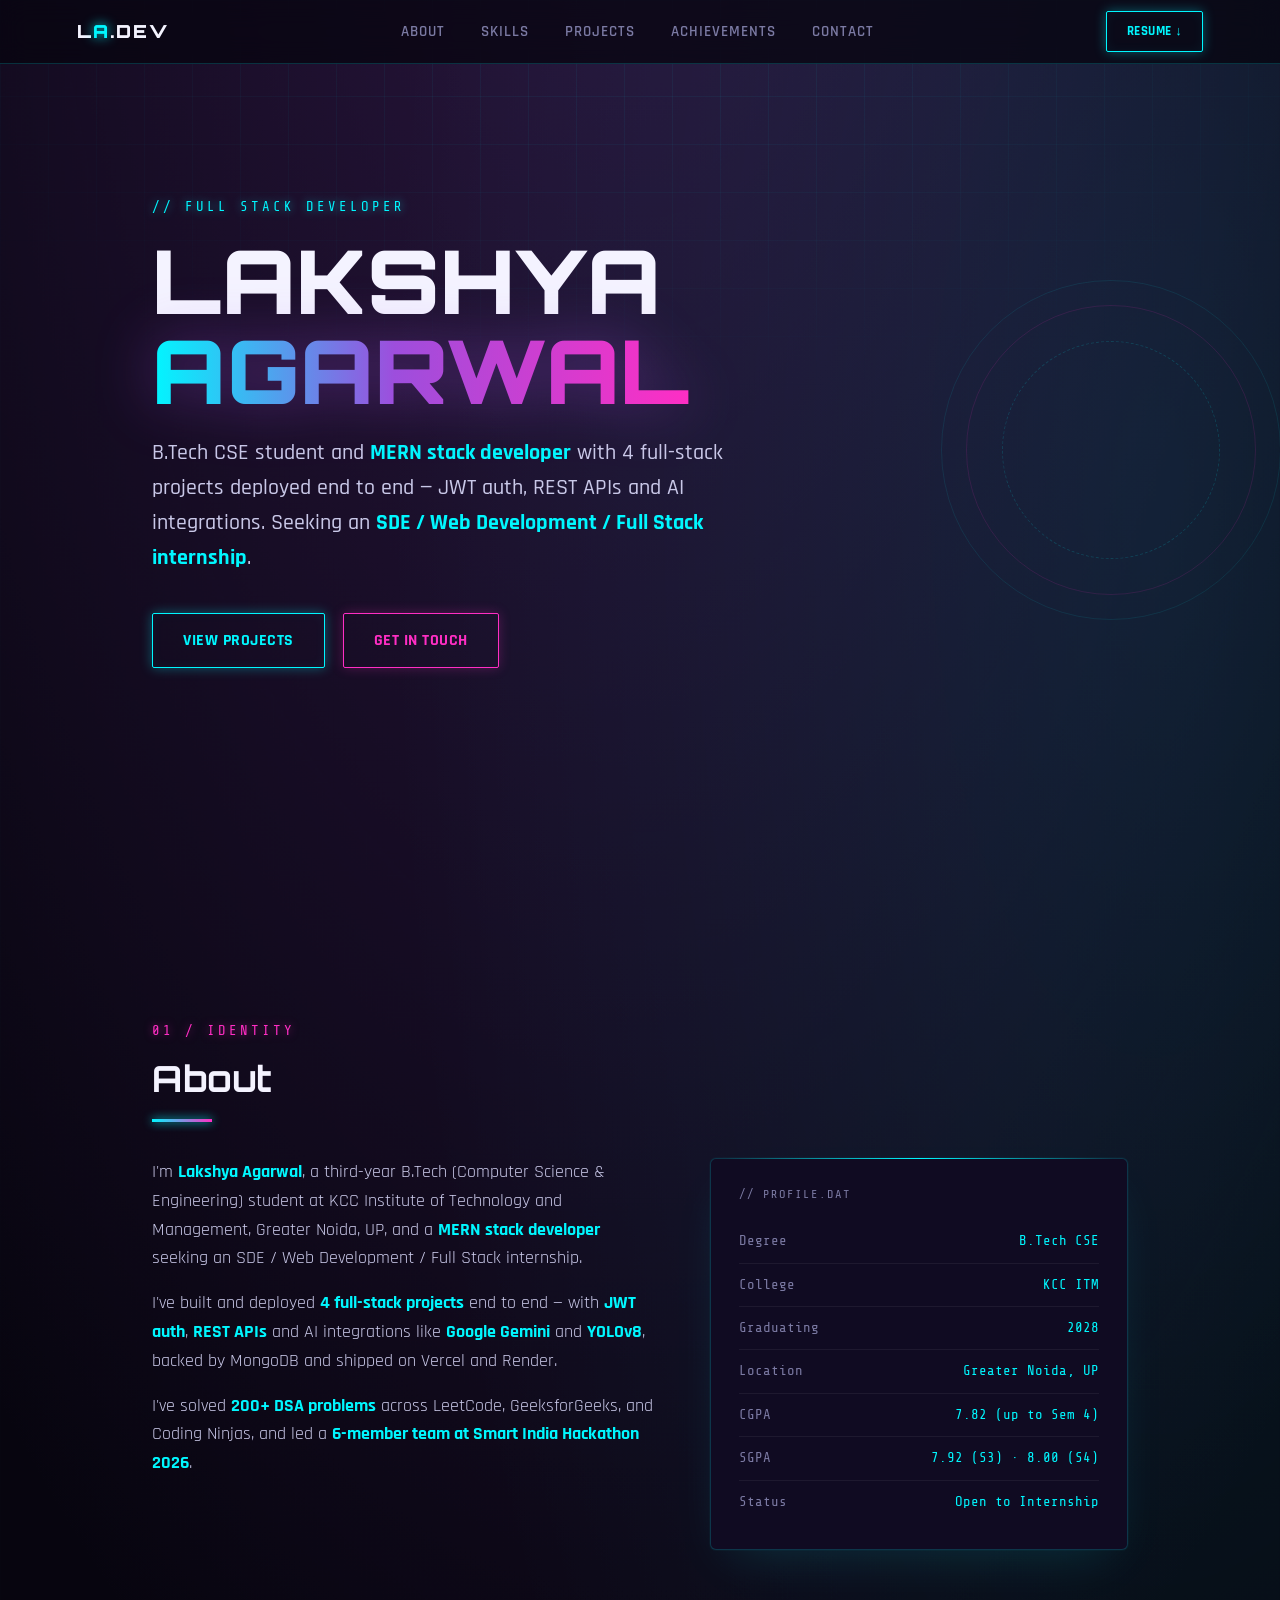
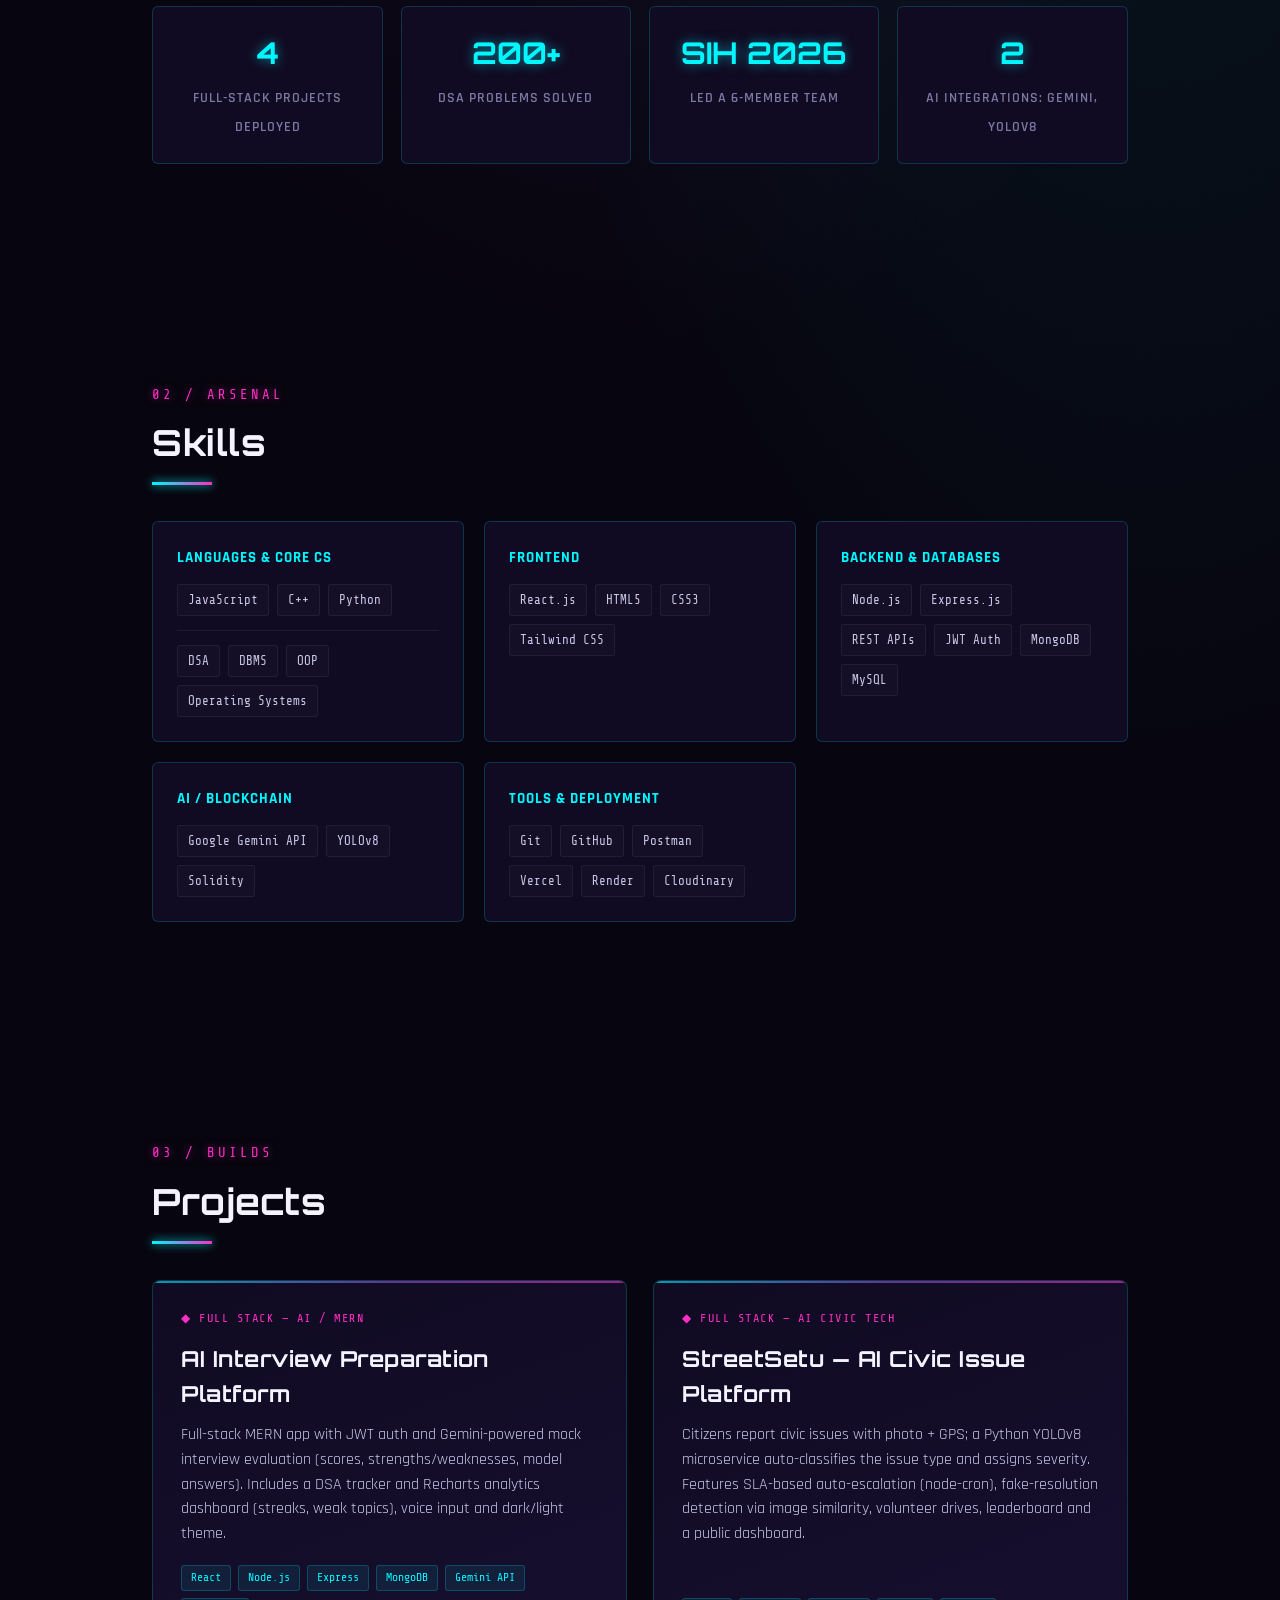
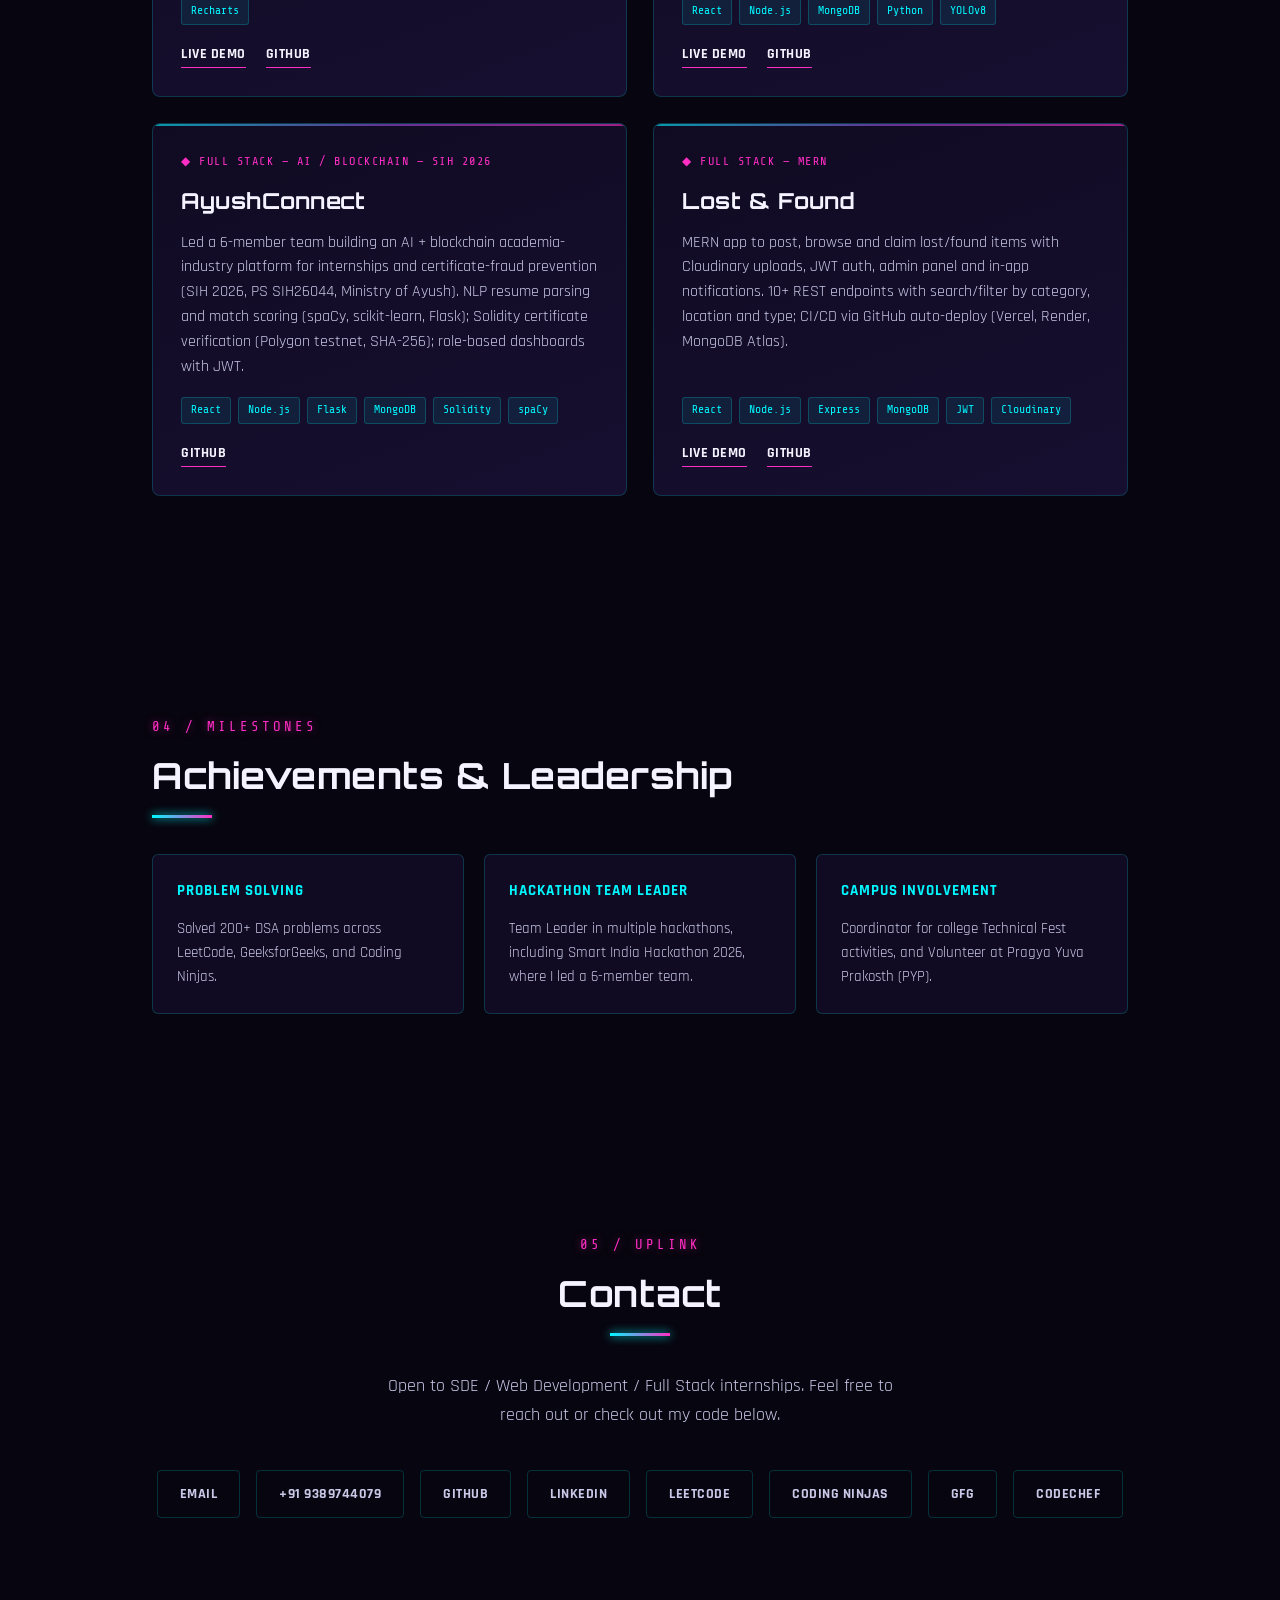
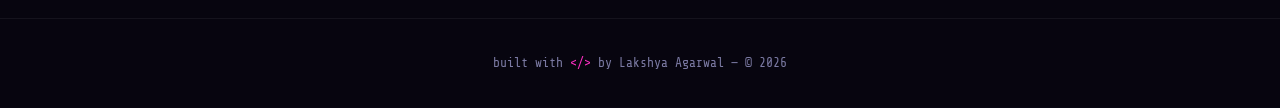
<file: index.html>
<!DOCTYPE html>
<html lang="en">
<head>
<meta charset="UTF-8">
<meta name="viewport" content="width=device-width, initial-scale=1.0">
<meta name="description" content="Lakshya Agarwal — MERN Stack Developer & B.Tech CSE student seeking SDE / Web Development / Full Stack internships. React, Node.js, MongoDB, Python. AI-integrated and blockchain projects.">
<meta property="og:title" content="Lakshya Agarwal — Full Stack Developer">
<meta property="og:description" content="B.Tech CSE student building full-stack and AI-integrated web applications.">
<meta property="og:type" content="website">
<link rel="icon" href="data:image/svg+xml,<svg xmlns=%22http://www.w3.org/2000/svg%22 viewBox=%220 0 100 100%22><text y=%22.9em%22 font-size=%2290%22 fill=%22%2300f7ff%22>L</text></svg>">
<title>Lakshya Agarwal — Full Stack Developer</title>
<link rel="preconnect" href="https://fonts.googleapis.com">
<link href="https://fonts.googleapis.com/css2?family=Orbitron:wght@500;700;900&family=Rajdhani:wght@400;500;600;700&family=Share+Tech+Mono&display=swap" rel="stylesheet">
<style>
  :root{
    --bg:#07050f;
    --bg-alt:#0b0818;
    --surface:#100b22;
    --surface-2:#160f30;
    --border:rgba(0,247,255,0.18);
    --border-soft:rgba(255,255,255,0.06);
    --text:#c9c8e8;
    --text-dim:#7b7aa3;
    --text-bright:#f4f3ff;
    --cyan:#00f7ff;
    --magenta:#ff2ec4;
    --violet:#9d4edd;
    --amber:#ffcf5c;
    --disp:'Orbitron', sans-serif;
    --body:'Rajdhani', sans-serif;
    --mono:'Share Tech Mono', monospace;
  }
  *{margin:0;padding:0;box-sizing:border-box;}
  html{scroll-behavior:smooth;}
  body{
    background:
      radial-gradient(ellipse 80% 50% at 50% -10%, rgba(157,78,221,0.25), transparent),
      radial-gradient(ellipse 60% 40% at 90% 10%, rgba(0,247,255,0.10), transparent),
      var(--bg);
    color:var(--text);
    font-family:var(--body);
    font-size:18px;
    line-height:1.6;
    overflow-x:hidden;
  }
  ::selection{background:var(--magenta);color:#07050f;}
  a{color:inherit;}
 
  /* grid backdrop */
  .grid-bg{
    position:fixed;inset:0;z-index:-1;
    background-image:
      linear-gradient(rgba(0,247,255,0.05) 1px, transparent 1px),
      linear-gradient(90deg, rgba(0,247,255,0.05) 1px, transparent 1px);
    background-size:48px 48px;
    mask-image:radial-gradient(ellipse 90% 60% at 50% 0%, black 20%, transparent 75%);
  }
 
  h1,h2,h3{font-family:var(--disp);color:var(--text-bright);letter-spacing:0.5px;}
 
  /* ===== NAV ===== */
  nav{
    position:fixed;top:0;left:0;right:0;z-index:100;
    background:rgba(7,5,15,0.75);
    backdrop-filter:blur(14px);
    border-bottom:1px solid var(--border);
    display:flex;align-items:center;justify-content:space-between;
    padding:0 6vw;height:64px;
  }
  .logo{font-family:var(--disp);font-weight:900;font-size:18px;color:var(--text-bright);letter-spacing:2px;}
  .logo span{color:var(--cyan);text-shadow:0 0 12px var(--cyan);}
  .nav-links{display:flex;gap:36px;list-style:none;}
  .nav-links a{
    font-family:var(--body);font-weight:600;font-size:15px;
    text-decoration:none;color:var(--text-dim);letter-spacing:1px;text-transform:uppercase;
    position:relative;padding:4px 0;transition:color .2s;
  }
  .nav-links a::after{
    content:'';position:absolute;left:0;bottom:0;width:0;height:2px;
    background:var(--cyan);box-shadow:0 0 8px var(--cyan);transition:width .25s;
  }
  .nav-links a:hover{color:var(--text-bright);}
  .nav-links a:hover::after{width:100%;}
  @media(max-width:760px){.nav-links{display:none;}}
 
  section{padding:120px 8vw 100px;max-width:1180px;margin:0 auto;}
 
  /* ===== HERO ===== */
  .hero{
    min-height:100vh;display:flex;flex-direction:column;justify-content:center;
    position:relative;padding-top:64px;
  }
  .hero-eyebrow{
    font-family:var(--mono);color:var(--cyan);font-size:14px;letter-spacing:3px;
    text-transform:uppercase;margin-bottom:18px;
    text-shadow:0 0 10px rgba(0,247,255,0.6);
  }
  .hero h1{
    font-size:clamp(42px,7vw,88px);line-height:1.02;font-weight:900;
    margin-bottom:20px;
  }
  .glitch-name{
    background:linear-gradient(90deg, var(--cyan), var(--violet) 45%, var(--magenta));
    -webkit-background-clip:text;background-clip:text;color:transparent;
    filter:drop-shadow(0 0 30px rgba(157,78,221,0.45));
  }
  .hero-sub{
    font-size:22px;color:var(--text);max-width:600px;margin-bottom:36px;font-weight:500;
  }
  .hero-sub strong{color:var(--cyan);font-weight:700;}
  .hero-cta{display:flex;gap:18px;flex-wrap:wrap;}
  .btn{
    font-family:var(--body);font-weight:700;font-size:16px;letter-spacing:0.5px;
    padding:14px 30px;border-radius:2px;text-decoration:none;
    display:inline-block;transition:transform .18s, box-shadow .25s;
    text-transform:uppercase;
  }
  .btn:hover{transform:translateY(-3px);}
  .btn-neon{
    background:transparent;color:var(--cyan);border:1.5px solid var(--cyan);
    box-shadow:0 0 12px rgba(0,247,255,0.35), inset 0 0 12px rgba(0,247,255,0.05);
  }
  .btn-neon:hover{box-shadow:0 0 26px rgba(0,247,255,0.65), inset 0 0 18px rgba(0,247,255,0.15);}
  .btn-ghost-neon{
    background:transparent;color:var(--magenta);border:1.5px solid var(--magenta);
    box-shadow:0 0 12px rgba(255,46,196,0.25);
  }
  .btn-ghost-neon:hover{box-shadow:0 0 26px rgba(255,46,196,0.55);}
 
  .hero-scan{
    position:absolute;right:-4vw;top:50%;transform:translateY(-50%);
    width:340px;height:340px;border:1px solid var(--border);border-radius:50%;
    display:flex;align-items:center;justify-content:center;
    opacity:0.5;
  }
  .hero-scan::before{
    content:'';position:absolute;inset:24px;border:1px solid rgba(255,46,196,0.25);border-radius:50%;
  }
  .hero-scan::after{
    content:'';position:absolute;inset:60px;border:1px dashed rgba(0,247,255,0.3);border-radius:50%;
    animation:spin 14s linear infinite;
  }
  @keyframes spin{to{transform:rotate(360deg);}}
  @media(max-width:900px){.hero-scan{display:none;}}
 
  /* ===== SECTION HEADS ===== */
  .sec-head{margin-bottom:50px;}
  .sec-num{font-family:var(--mono);color:var(--magenta);font-size:14px;letter-spacing:3px;text-shadow:0 0 8px rgba(255,46,196,0.5);}
  .sec-title{font-size:36px;margin-top:8px;position:relative;display:inline-block;}
  .sec-title::after{
    content:'';position:absolute;left:0;bottom:-14px;width:60px;height:3px;
    background:linear-gradient(90deg, var(--cyan), var(--magenta));
    box-shadow:0 0 10px var(--cyan);
  }
 
  /* ===== ABOUT ===== */
  .about-grid{display:grid;grid-template-columns:1.2fr 1fr;gap:56px;align-items:start;}
  .about-grid p{margin-bottom:16px;color:var(--text);font-size:18px;}
  .about-grid strong{color:var(--cyan);}
  .neon-panel{
    background:var(--surface);border:1px solid var(--border);border-radius:6px;
    padding:26px 28px;position:relative;
    box-shadow:0 0 0 1px rgba(0,247,255,0.03), 0 20px 50px -20px rgba(0,247,255,0.15);
  }
  .neon-panel::before{
    content:'';position:absolute;top:-1px;left:14px;right:14px;height:1px;
    background:linear-gradient(90deg, transparent, var(--cyan), transparent);
  }
  .panel-label{font-family:var(--mono);color:var(--text-dim);font-size:12px;letter-spacing:2px;margin-bottom:16px;text-transform:uppercase;}
  .stat-row{display:flex;justify-content:space-between;padding:10px 0;border-bottom:1px solid var(--border-soft);font-family:var(--mono);font-size:14px;}
  .stat-row:last-child{border-bottom:none;}
  .stat-row span:first-child{color:var(--text-dim);}
  .stat-row span:last-child{color:var(--cyan);}
 
  /* ===== SKILLS ===== */
  .skills-grid{display:grid;grid-template-columns:repeat(auto-fit,minmax(240px,1fr));gap:20px;}
  .skill-card{
    background:var(--surface);border:1px solid var(--border);border-radius:6px;padding:24px;
    transition:border-color .2s, box-shadow .2s, transform .2s;
  }
  .skill-card:hover{
    border-color:var(--cyan);box-shadow:0 0 22px rgba(0,247,255,0.25);transform:translateY(-4px);
  }
  .skill-card h3{font-size:15px;color:var(--cyan);letter-spacing:1px;margin-bottom:14px;text-transform:uppercase;font-family:var(--body);font-weight:700;}
  .skill-tags{display:flex;flex-wrap:wrap;gap:8px;}
  .skill-tags span{
    font-family:var(--mono);font-size:12.5px;color:var(--text);
    border:1px solid var(--border-soft);padding:5px 10px;border-radius:3px;background:rgba(255,255,255,0.02);
  }
 
  .skill-tags.sub{margin-top:14px;padding-top:14px;border-top:1px solid var(--border-soft);}
  .skill-card .skill-tags span:hover{border-color:var(--cyan);color:var(--cyan);}

  /* ===== HIGHLIGHTS ===== */
  .highlights{display:grid;grid-template-columns:repeat(auto-fit,minmax(200px,1fr));gap:18px;margin-top:56px;}
  .hl{
    background:var(--surface);border:1px solid var(--border);border-radius:6px;padding:22px 20px;text-align:center;
  }
  .hl b{display:block;font-family:var(--disp);font-size:30px;color:var(--cyan);text-shadow:0 0 12px rgba(0,247,255,0.5);margin-bottom:6px;}
  .hl span{font-size:14px;color:var(--text-dim);text-transform:uppercase;letter-spacing:1px;font-weight:600;}

  /* ===== PROJECTS ===== */
  .projects-grid{display:grid;grid-template-columns:repeat(auto-fit,minmax(320px,1fr));gap:26px;}
  .project-card{
    background:linear-gradient(160deg, var(--surface), var(--surface-2));
    border:1px solid var(--border);border-radius:8px;padding:28px;
    display:flex;flex-direction:column;height:100%;position:relative;overflow:hidden;
    transition:transform .25s, box-shadow .25s, border-color .25s;
  }
  .project-card::before{
    content:'';position:absolute;top:0;left:0;width:100%;height:2px;
    background:linear-gradient(90deg, var(--cyan), var(--violet), var(--magenta));
    opacity:0.6;
  }
  .project-card:hover{
    transform:translateY(-6px);
    border-color:rgba(0,247,255,0.4);
    box-shadow:0 20px 50px -20px rgba(157,78,221,0.4), 0 0 30px -10px rgba(0,247,255,0.2);
  }
  .project-tag{font-family:var(--mono);font-size:12px;color:var(--magenta);letter-spacing:1.5px;margin-bottom:12px;text-transform:uppercase;}
  .project-card h3{font-size:22px;margin-bottom:12px;}
  .project-card p{color:var(--text);font-size:15.5px;flex:1;margin-bottom:18px;}
  .project-stack{display:flex;flex-wrap:wrap;gap:7px;margin-bottom:18px;}
  .project-stack span{
    font-family:var(--mono);font-size:11.5px;color:var(--cyan);
    background:rgba(0,247,255,0.08);border:1px solid rgba(0,247,255,0.2);
    padding:3px 9px;border-radius:3px;
  }
  .project-links{display:flex;gap:20px;}
  .project-links a{
    font-family:var(--body);font-weight:700;font-size:14px;text-decoration:none;color:var(--text-bright);
    border-bottom:1.5px solid var(--magenta);padding-bottom:2px;transition:color .2s, border-color .2s;
    text-transform:uppercase;letter-spacing:0.5px;
  }
  .project-links a:hover{color:var(--cyan);border-color:var(--cyan);}
 
  /* ===== CONTACT ===== */
  .contact-wrap{text-align:center;}
  .contact-wrap .sec-title::after{left:50%;transform:translateX(-50%);}
  .contact-sub{color:var(--text);font-size:18px;max-width:520px;margin:0 auto 40px;}
  .contact-links{display:flex;gap:16px;flex-wrap:wrap;justify-content:center;}
  .contact-links a{
    font-family:var(--body);font-weight:700;font-size:14px;letter-spacing:0.5px;
    color:var(--text);border:1px solid var(--border);padding:12px 22px;border-radius:4px;
    text-decoration:none;transition:all .2s;text-transform:uppercase;
  }
  .contact-links a:hover{
    color:var(--cyan);border-color:var(--cyan);box-shadow:0 0 18px rgba(0,247,255,0.3);
  }
 
  footer{
    text-align:center;padding:34px;font-family:var(--mono);font-size:13px;color:var(--text-dim);
    border-top:1px solid var(--border-soft);
  }
  footer span{color:var(--magenta);}
 
  @media(max-width:800px){
    .about-grid{grid-template-columns:1fr;}
    section{padding:100px 6vw 70px;}
    .hero-sub{font-size:19px;}
  }
</style>
</head>
<body>
 
<div class="grid-bg"></div>
 
<nav>
  <div class="logo">L<span>A</span>.DEV</div>
  <ul class="nav-links">
    <li><a href="#about">About</a></li>
    <li><a href="#skills">Skills</a></li>
    <li><a href="#projects">Projects</a></li>
    <li><a href="#achievements">Achievements</a></li>
    <li><a href="#contact">Contact</a></li>
  </ul>
  <a href="resume.pdf" class="btn btn-neon" style="padding:9px 20px;font-size:13px;" target="_blank">Resume ↓</a>
</nav>
 
<!-- HERO -->
<section class="hero" id="top">
  <div class="hero-eyebrow">// Full Stack Developer</div>
  <h1>LAKSHYA<br><span class="glitch-name">AGARWAL</span></h1>
  <p class="hero-sub">B.Tech CSE student and <strong>MERN stack developer</strong> with 4 full-stack projects deployed end to end — JWT auth, REST APIs and AI integrations. Seeking an <strong>SDE / Web Development / Full Stack internship</strong>.</p>
  <div class="hero-cta">
    <a href="#projects" class="btn btn-neon">View Projects</a>
    <a href="#contact" class="btn btn-ghost-neon">Get In Touch</a>
  </div>
  <div class="hero-scan"></div>
</section>
 
<!-- ABOUT -->
<section id="about">
  <div class="sec-head">
    <div class="sec-num">01 / IDENTITY</div>
    <h2 class="sec-title">About</h2>
  </div>
  <div class="about-grid">
    <div>
      <p>I'm <strong>Lakshya Agarwal</strong>, a third-year B.Tech (Computer Science &amp; Engineering) student at KCC Institute of Technology and Management, Greater Noida, UP, and a <strong>MERN stack developer</strong> seeking an SDE / Web Development / Full Stack internship.</p>
      <p>I've built and deployed <strong>4 full-stack projects</strong> end to end — with <strong>JWT auth</strong>, <strong>REST APIs</strong> and AI integrations like <strong>Google Gemini</strong> and <strong>YOLOv8</strong>, backed by MongoDB and shipped on Vercel and Render.</p>
      <p>I've solved <strong>200+ DSA problems</strong> across LeetCode, GeeksforGeeks, and Coding Ninjas, and led a <strong>6-member team at Smart India Hackathon 2026</strong>.</p>
    </div>
    <div class="neon-panel">
      <div class="panel-label">// profile.dat</div>
      <div class="stat-row"><span>Degree</span><span>B.Tech CSE</span></div>
      <div class="stat-row"><span>College</span><span>KCC ITM</span></div>
      <div class="stat-row"><span>Graduating</span><span>2028</span></div>
      <div class="stat-row"><span>Location</span><span>Greater Noida, UP</span></div>
      <div class="stat-row"><span>CGPA</span><span>7.82 (up to Sem 4)</span></div>
      <div class="stat-row"><span>SGPA</span><span>7.92 (S3) · 8.00 (S4)</span></div>
      <div class="stat-row"><span>Status</span><span>Open to Internship</span></div>
    </div>
  </div>
  <div class="highlights">
    <div class="hl"><b>4</b><span>Full-stack projects deployed</span></div>
    <div class="hl"><b>200+</b><span>DSA problems solved</span></div>
    <div class="hl"><b>SIH 2026</b><span>Led a 6-member team</span></div>
    <div class="hl"><b>2</b><span>AI integrations: Gemini, YOLOv8</span></div>
  </div>
</section>
 
<!-- SKILLS -->
<section id="skills">
  <div class="sec-head">
    <div class="sec-num">02 / ARSENAL</div>
    <h2 class="sec-title">Skills</h2>
  </div>

  <div class="skills-grid">
    <div class="skill-card">
      <h3>Languages &amp; Core CS</h3>
      <div class="skill-tags"><span>JavaScript</span><span>C++</span><span>Python</span></div>
      <div class="skill-tags sub"><span>DSA</span><span>DBMS</span><span>OOP</span><span>Operating Systems</span></div>
    </div>
    <div class="skill-card">
      <h3>Frontend</h3>
      <div class="skill-tags"><span>React.js</span><span>HTML5</span><span>CSS3</span><span>Tailwind CSS</span></div>
    </div>
    <div class="skill-card">
      <h3>Backend &amp; Databases</h3>
      <div class="skill-tags"><span>Node.js</span><span>Express.js</span><span>REST APIs</span><span>JWT Auth</span><span>MongoDB</span><span>MySQL</span></div>
    </div>
    <div class="skill-card">
      <h3>AI / Blockchain</h3>
      <div class="skill-tags"><span>Google Gemini API</span><span>YOLOv8</span><span>Solidity</span></div>
    </div>
    <div class="skill-card">
      <h3>Tools &amp; Deployment</h3>
      <div class="skill-tags"><span>Git</span><span>GitHub</span><span>Postman</span><span>Vercel</span><span>Render</span><span>Cloudinary</span></div>
    </div>
  </div>
</section>
 
<!-- PROJECTS -->
<section id="projects">
  <div class="sec-head">
    <div class="sec-num">03 / BUILDS</div>
    <h2 class="sec-title">Projects</h2>
  </div>
  <div class="projects-grid">
    <div class="project-card">
      <div class="project-tag">◆ Full Stack — AI / MERN</div>
      <h3>AI Interview Preparation Platform</h3>
      <p>Full-stack MERN app with JWT auth and Gemini-powered mock interview evaluation (scores, strengths/weaknesses, model answers). Includes a DSA tracker and Recharts analytics dashboard (streaks, weak topics), voice input and dark/light theme.</p>
      <div class="project-stack"><span>React</span><span>Node.js</span><span>Express</span><span>MongoDB</span><span>Gemini API</span><span>Recharts</span></div>
      <div class="project-links"><a href="https://ai-interview-prep-platform-two.vercel.app/" target="_blank">Live Demo</a><a href="https://github.com/lakshya778/ai-interview-prep-platform" target="_blank">GitHub</a></div>
    </div>
    <div class="project-card">
      <div class="project-tag">◆ Full Stack — AI Civic Tech</div>
      <h3>StreetSetu — AI Civic Issue Platform</h3>
      <p>Citizens report civic issues with photo + GPS; a Python YOLOv8 microservice auto-classifies the issue type and assigns severity. Features SLA-based auto-escalation (node-cron), fake-resolution detection via image similarity, volunteer drives, leaderboard and a public dashboard.</p>
      <div class="project-stack"><span>React</span><span>Node.js</span><span>MongoDB</span><span>Python</span><span>YOLOv8</span></div>
      <div class="project-links"><a href="https://street-setu-seven.vercel.app/" target="_blank">Live Demo</a><a href="https://github.com/lakshya778/StreetSetu" target="_blank">GitHub</a></div>
    </div>
    <div class="project-card">
      <div class="project-tag">◆ Full Stack — AI / Blockchain — SIH 2026</div>
      <h3>AyushConnect</h3>
      <p>Led a 6-member team building an AI + blockchain academia-industry platform for internships and certificate-fraud prevention (SIH 2026, PS SIH26044, Ministry of Ayush). NLP resume parsing and match scoring (spaCy, scikit-learn, Flask); Solidity certificate verification (Polygon testnet, SHA-256); role-based dashboards with JWT.</p>
      <div class="project-stack"><span>React</span><span>Node.js</span><span>Flask</span><span>MongoDB</span><span>Solidity</span><span>spaCy</span></div>
      <div class="project-links"><a href="https://github.com/lakshya778/ayushcoonect" target="_blank">GitHub</a></div>
    </div>
    <div class="project-card">
      <div class="project-tag">◆ Full Stack — MERN</div>
      <h3>Lost &amp; Found</h3>
      <p>MERN app to post, browse and claim lost/found items with Cloudinary uploads, JWT auth, admin panel and in-app notifications. 10+ REST endpoints with search/filter by category, location and type; CI/CD via GitHub auto-deploy (Vercel, Render, MongoDB Atlas).</p>
      <div class="project-stack"><span>React</span><span>Node.js</span><span>Express</span><span>MongoDB</span><span>JWT</span><span>Cloudinary</span></div>
      <div class="project-links"><a href="https://lost-and-found-eight-pearl.vercel.app" target="_blank">Live Demo</a><a href="https://github.com/lakshya778/lost-and-found" target="_blank">GitHub</a></div>
    </div>
  </div>
</section>
 
<!-- ACHIEVEMENTS -->
<section id="achievements">
  <div class="sec-head">
    <div class="sec-num">04 / MILESTONES</div>
    <h2 class="sec-title">Achievements & Leadership</h2>
  </div>
  <div class="skills-grid">
    <div class="skill-card">
      <h3>Problem Solving</h3>
      <p style="color:var(--text);font-size:15px;">Solved 200+ DSA problems across LeetCode, GeeksforGeeks, and Coding Ninjas.</p>
    </div>
    <div class="skill-card">
      <h3>Hackathon Team Leader</h3>
      <p style="color:var(--text);font-size:15px;">Team Leader in multiple hackathons, including Smart India Hackathon 2026, where I led a 6-member team.</p>
    </div>
    <div class="skill-card">
      <h3>Campus Involvement</h3>
      <p style="color:var(--text);font-size:15px;">Coordinator for college Technical Fest activities, and Volunteer at Pragya Yuva Prakosth (PYP).</p>
    </div>
  </div>
</section>
 
<!-- CONTACT -->
<section id="contact" class="contact-wrap">
  <div class="sec-head">
    <div class="sec-num">05 / UPLINK</div>
    <h2 class="sec-title">Contact</h2>
  </div>
  <p class="contact-sub">Open to SDE / Web Development / Full Stack internships. Feel free to reach out or check out my code below.</p>
  <div class="contact-links">
    <a href="mailto:agarwallakshya778@gmail.com">Email</a>
    <a href="tel:+919389744079">+91 9389744079</a>
    <a href="https://github.com/lakshya778" target="_blank">GitHub</a>
    <a href="https://www.linkedin.com/in/lakshya-agarwal-02941732b/" target="_blank">LinkedIn</a>
    <a href="https://leetcode.com/u/cooder007/" target="_blank">LeetCode</a>
    <a href="https://www.naukri.com/code360/profile/63f28f53-5437-409f-b2a7-873f97a61b51" target="_blank">Coding Ninjas</a>
    <a href="https://www.geeksforgeeks.org/profile/agarwallakshya778" target="_blank">GFG</a>
    <a href="https://www.codechef.com/users/pride_story_82" target="_blank">CodeChef</a>
  </div>
</section>
 
<footer>
  built with <span>&lt;/&gt;</span> by Lakshya Agarwal — © 2026
</footer>
 
</body>
</html>
</file>
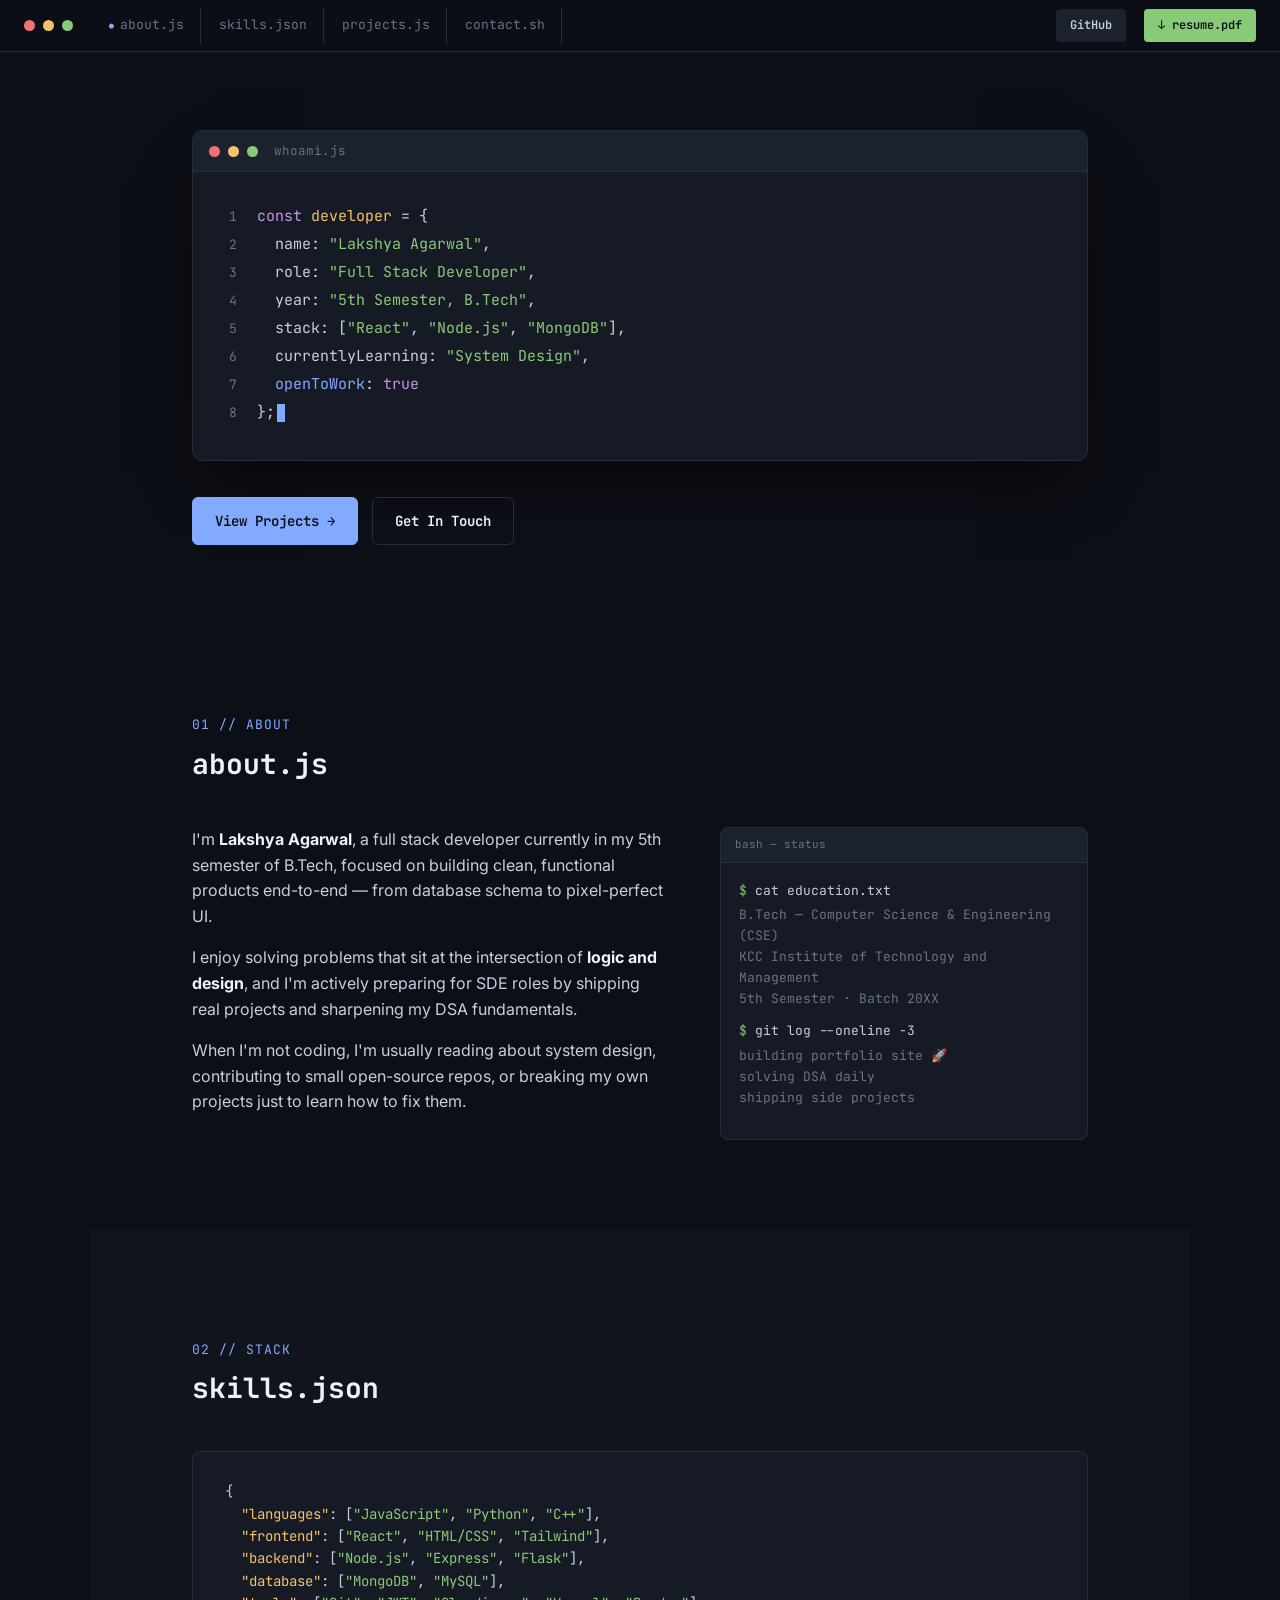
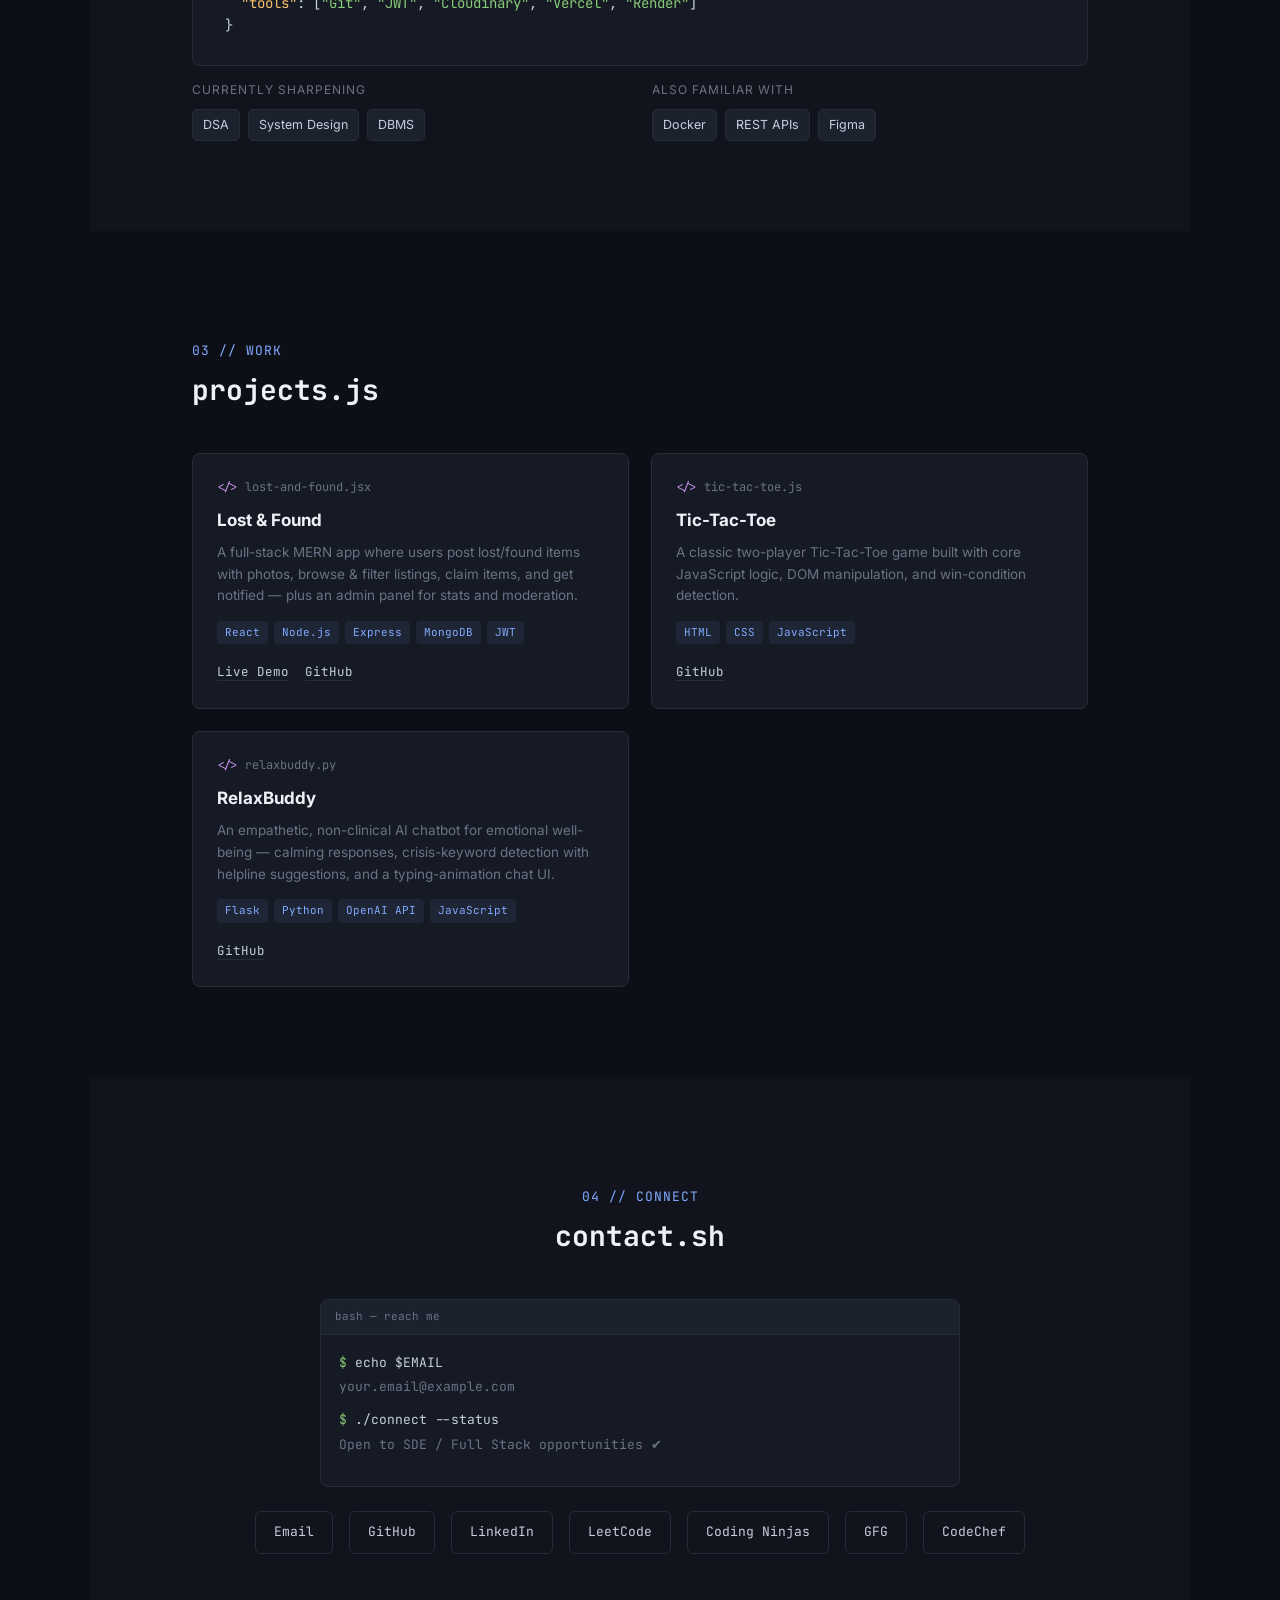
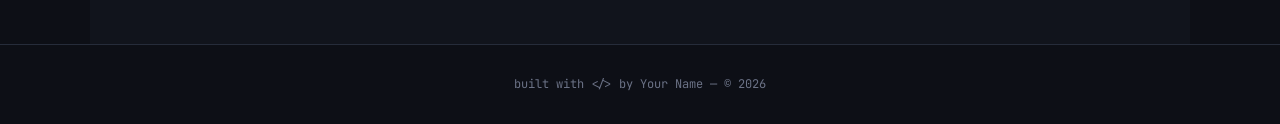
<file: portfolio.html>
<!DOCTYPE html>
<html lang="en">
<head>
<meta charset="UTF-8">
<meta name="viewport" content="width=device-width, initial-scale=1.0">
<title>Lakshya Agarwal — Full Stack Developer</title>
<link rel="preconnect" href="https://fonts.googleapis.com">
<link href="https://fonts.googleapis.com/css2?family=JetBrains+Mono:wght@400;500;600;700;800&family=Inter:wght@400;500;600;700&display=swap" rel="stylesheet">
<style>
  :root{
    --bg:#0d0f16;
    --bg-alt:#11141c;
    --surface:#161a24;
    --surface-2:#1c212e;
    --border:#262c3a;
    --text:#c7cede;
    --text-dim:#6b7286;
    --text-bright:#eef1f8;
    --accent-purple:#c792ea;
    --accent-blue:#82aaff;
    --accent-green:#89ca78;
    --accent-amber:#f5c26b;
    --accent-red:#f07178;
    --mono:'JetBrains Mono', monospace;
    --sans:'Inter', sans-serif;
  }
  *{margin:0;padding:0;box-sizing:border-box;}
  html{scroll-behavior:smooth;}
  body{
    background:var(--bg);
    color:var(--text);
    font-family:var(--sans);
    line-height:1.6;
    overflow-x:hidden;
  }
  ::selection{background:var(--accent-purple);color:#0d0f16;}

  /* ===== NAV ===== */
  nav{
    position:fixed;top:0;left:0;right:0;z-index:100;
    background:rgba(13,15,22,0.85);
    backdrop-filter:blur(10px);
    border-bottom:1px solid var(--border);
    display:flex;align-items:center;
    padding:0 24px;
    height:52px;
  }
  .nav-dots{display:flex;gap:8px;margin-right:20px;}
  .nav-dots span{width:11px;height:11px;border-radius:50%;display:inline-block;}
  .nav-dots span:nth-child(1){background:#f07178;}
  .nav-dots span:nth-child(2){background:#f5c26b;}
  .nav-dots span:nth-child(3){background:#89ca78;}
  .nav-tabs{display:flex;gap:2px;overflow-x:auto;flex:1;}
  .nav-tabs a{
    font-family:var(--mono);font-size:13px;color:var(--text-dim);
    text-decoration:none;padding:8px 16px;white-space:nowrap;
    border-right:1px solid var(--border);
    transition:color .2s, background .2s;
  }
  .nav-tabs a:hover{color:var(--text-bright);background:var(--surface);}
  .nav-tabs a.dot::before{content:'●';color:var(--accent-blue);margin-right:6px;font-size:8px;}
  .resume-btn{
    font-family:var(--mono);font-size:12px;
    color:var(--bg);background:var(--accent-green);
    padding:7px 14px;border-radius:4px;text-decoration:none;
    font-weight:600;white-space:nowrap;margin-left:12px;
    transition:opacity .2s;
  }
  .resume-btn:hover{opacity:.85;}

  section{padding:110px 8vw 90px;max-width:1100px;margin:0 auto;}

  /* ===== HERO / EDITOR WINDOW ===== */
  .hero{padding-top:130px;padding-bottom:60px;}
  .editor-window{
    background:var(--surface);
    border:1px solid var(--border);
    border-radius:10px;
    overflow:hidden;
    box-shadow:0 30px 60px -20px rgba(0,0,0,0.6);
  }
  .editor-titlebar{
    background:var(--surface-2);
    padding:10px 16px;
    display:flex;align-items:center;
    border-bottom:1px solid var(--border);
  }
  .editor-titlebar .nav-dots{margin-right:16px;}
  .editor-filename{font-family:var(--mono);font-size:12.5px;color:var(--text-dim);}
  .editor-body{padding:32px 36px;font-family:var(--mono);font-size:15px;}
  .editor-body .ln{color:var(--text-dim);display:inline-block;width:28px;user-select:none;font-size:13px;}
  .code-line{white-space:pre;margin-bottom:4px;}
  .kw{color:var(--accent-purple);}
  .fn{color:var(--accent-blue);}
  .str{color:var(--accent-green);}
  .com{color:var(--text-dim);font-style:italic;}
  .prop{color:var(--accent-amber);}
  .cursor{
    display:inline-block;width:8px;height:18px;background:var(--accent-blue);
    animation:blink 1s step-end infinite;vertical-align:middle;margin-left:2px;
  }
  @keyframes blink{50%{opacity:0;}}

  .hero-cta{margin-top:36px;display:flex;gap:14px;flex-wrap:wrap;}
  .btn{
    font-family:var(--mono);font-size:14px;padding:12px 22px;border-radius:6px;
    text-decoration:none;font-weight:600;border:1px solid var(--border);
    transition:transform .15s, border-color .2s;
    display:inline-block;
  }
  .btn:hover{transform:translateY(-2px);}
  .btn-primary{background:var(--accent-blue);color:var(--bg);border-color:var(--accent-blue);}
  .btn-ghost{color:var(--text-bright);}
  .btn-ghost:hover{border-color:var(--accent-blue);}

  /* ===== SECTION HEADERS ===== */
  .sec-head{margin-bottom:40px;}
  .sec-tag{font-family:var(--mono);color:var(--accent-blue);font-size:13px;letter-spacing:1px;}
  .sec-title{font-family:var(--mono);font-size:28px;color:var(--text-bright);font-weight:700;margin-top:6px;}

  /* ===== ABOUT ===== */
  .about-grid{display:grid;grid-template-columns:1.3fr 1fr;gap:50px;align-items:start;}
  .about-grid p{margin-bottom:16px;color:var(--text);}
  .about-grid strong{color:var(--text-bright);}
  .terminal{
    background:var(--surface);border:1px solid var(--border);border-radius:8px;
    font-family:var(--mono);font-size:13px;overflow:hidden;
  }
  .terminal-head{background:var(--surface-2);padding:8px 14px;font-size:11px;color:var(--text-dim);border-bottom:1px solid var(--border);}
  .terminal-body{padding:18px;}
  .terminal-body .prompt{color:var(--accent-green);}
  .terminal-body .out{color:var(--text-dim);margin:4px 0 12px 0;}

  /* ===== SKILLS (package.json style) ===== */
  .pkg-block{
    background:var(--surface);border:1px solid var(--border);border-radius:8px;
    font-family:var(--mono);font-size:14px;padding:28px 32px;
  }
  .pkg-block .k{color:var(--accent-amber);}
  .pkg-block .v{color:var(--accent-green);}
  .skill-groups{display:grid;grid-template-columns:repeat(auto-fit,minmax(220px,1fr));gap:24px;margin-top:14px;}
  .skill-group-title{color:var(--text-dim);font-size:12px;text-transform:uppercase;letter-spacing:1px;margin-bottom:10px;}
  .skill-tags{display:flex;flex-wrap:wrap;gap:8px;}
  .skill-tags span{
    background:var(--surface-2);border:1px solid var(--border);
    padding:5px 10px;border-radius:5px;font-size:12.5px;color:var(--text);
  }

  /* ===== PROJECTS ===== */
  .projects-grid{display:grid;grid-template-columns:repeat(auto-fit,minmax(300px,1fr));gap:22px;}
  .project-card{
    background:var(--surface);border:1px solid var(--border);border-radius:8px;
    padding:24px;transition:border-color .2s, transform .2s;
    display:flex;flex-direction:column;height:100%;
  }
  .project-card:hover{border-color:var(--accent-blue);transform:translateY(-4px);}
  .project-file{font-family:var(--mono);font-size:12px;color:var(--text-dim);margin-bottom:10px;}
  .project-file::before{content:'</> ';color:var(--accent-purple);}
  .project-card h3{color:var(--text-bright);font-size:17px;margin-bottom:8px;}
  .project-card p{color:var(--text-dim);font-size:13.5px;flex:1;margin-bottom:14px;}
  .project-stack{display:flex;flex-wrap:wrap;gap:6px;margin-bottom:14px;}
  .project-stack span{font-family:var(--mono);font-size:11px;color:var(--accent-blue);background:rgba(130,170,255,0.08);padding:3px 8px;border-radius:4px;}
  .project-links a{font-family:var(--mono);font-size:12.5px;color:var(--text);text-decoration:none;margin-right:16px;border-bottom:1px solid var(--border);}
  .project-links a:hover{color:var(--accent-green);border-color:var(--accent-green);}

  /* ===== CONTACT ===== */
  .contact-terminal{max-width:640px;margin:0 auto;}
  .contact-links{display:flex;gap:16px;flex-wrap:wrap;margin-top:24px;justify-content:center;}
  .contact-links a{
    font-family:var(--mono);font-size:13px;color:var(--text);
    border:1px solid var(--border);padding:10px 18px;border-radius:6px;text-decoration:none;
    transition:border-color .2s, color .2s;
  }
  .contact-links a:hover{border-color:var(--accent-amber);color:var(--accent-amber);}

  footer{text-align:center;padding:30px;font-family:var(--mono);font-size:12px;color:var(--text-dim);border-top:1px solid var(--border);}

  @media(max-width:800px){
    .about-grid{grid-template-columns:1fr;}
    .editor-body{font-size:12.5px;padding:22px 18px;}
    section{padding:90px 6vw 60px;}
  }
</style>
</head>
<body>

<nav>
  <div class="nav-dots"><span></span><span></span><span></span></div>
  <div class="nav-tabs">
    <a href="#about" class="dot">about.js</a>
    <a href="#skills">skills.json</a>
    <a href="#projects">projects.js</a>
    <a href="#contact">contact.sh</a>
  </div>
  <a class="resume-btn" href="https://github.com/lakshya778" target="_blank" style="background:var(--surface-2);color:var(--text);margin-right:6px;">GitHub</a>
  <a class="resume-btn" href="resume.pdf" target="_blank">↓ resume.pdf</a>
</nav>

<!-- HERO -->
<section class="hero" id="top">
  <div class="editor-window">
    <div class="editor-titlebar">
      <div class="nav-dots"><span></span><span></span><span></span></div>
      <span class="editor-filename">whoami.js</span>
    </div>
    <div class="editor-body">
      <div class="code-line"><span class="ln">1</span><span class="kw">const</span> <span class="prop">developer</span> = {</div>
      <div class="code-line"><span class="ln">2</span>&nbsp;&nbsp;name: <span class="str">"Lakshya Agarwal"</span>,</div>
      <div class="code-line"><span class="ln">3</span>&nbsp;&nbsp;role: <span class="str">"Full Stack Developer"</span>,</div>
      <div class="code-line"><span class="ln">4</span>&nbsp;&nbsp;year: <span class="str">"5th Semester, B.Tech"</span>,</div>
      <div class="code-line"><span class="ln">5</span>&nbsp;&nbsp;stack: [<span class="str">"React"</span>, <span class="str">"Node.js"</span>, <span class="str">"MongoDB"</span>],</div>
      <div class="code-line"><span class="ln">6</span>&nbsp;&nbsp;currentlyLearning: <span class="str">"System Design"</span>,</div>
      <div class="code-line"><span class="ln">7</span>&nbsp;&nbsp;<span class="fn">openToWork</span>: <span class="kw">true</span></div>
      <div class="code-line"><span class="ln">8</span>};<span class="cursor"></span></div>
    </div>
  </div>
  <div class="hero-cta">
    <a href="#projects" class="btn btn-primary">View Projects →</a>
    <a href="#contact" class="btn btn-ghost">Get In Touch</a>
  </div>
</section>

<!-- ABOUT -->
<section id="about">
  <div class="sec-head">
    <div class="sec-tag">01 // ABOUT</div>
    <div class="sec-title">about.js</div>
  </div>
  <div class="about-grid">
    <div>
      <p>I'm <strong>Lakshya Agarwal</strong>, a full stack developer currently in my 5th semester of B.Tech, focused on building clean, functional products end-to-end — from database schema to pixel-perfect UI.</p>
      <p>I enjoy solving problems that sit at the intersection of <strong>logic and design</strong>, and I'm actively preparing for SDE roles by shipping real projects and sharpening my DSA fundamentals.</p>
      <p>When I'm not coding, I'm usually reading about system design, contributing to small open-source repos, or breaking my own projects just to learn how to fix them.</p>
    </div>
    <div class="terminal">
      <div class="terminal-head">bash — status</div>
      <div class="terminal-body">
        <div><span class="prompt">$</span> cat education.txt</div>
        <div class="out">B.Tech — Computer Science & Engineering (CSE)<br>KCC Institute of Technology and Management<br>5th Semester · Batch 20XX</div>
        <div><span class="prompt">$</span> git log --oneline -3</div>
        <div class="out">building portfolio site 🚀<br>solving DSA daily<br>shipping side projects</div>
      </div>
    </div>
  </div>
</section>

<!-- SKILLS -->
<section id="skills" style="background:var(--bg-alt);">
  <div class="sec-head">
    <div class="sec-tag">02 // STACK</div>
    <div class="sec-title">skills.json</div>
  </div>
  <div class="pkg-block">
    <div>{</div>
    <div>&nbsp;&nbsp;<span class="k">"languages"</span>: [<span class="v">"JavaScript"</span>, <span class="v">"Python"</span>, <span class="v">"C++"</span>],</div>
    <div>&nbsp;&nbsp;<span class="k">"frontend"</span>: [<span class="v">"React"</span>, <span class="v">"HTML/CSS"</span>, <span class="v">"Tailwind"</span>],</div>
    <div>&nbsp;&nbsp;<span class="k">"backend"</span>: [<span class="v">"Node.js"</span>, <span class="v">"Express"</span>, <span class="v">"Flask"</span>],</div>
    <div>&nbsp;&nbsp;<span class="k">"database"</span>: [<span class="v">"MongoDB"</span>, <span class="v">"MySQL"</span>],</div>
    <div>&nbsp;&nbsp;<span class="k">"tools"</span>: [<span class="v">"Git"</span>, <span class="v">"JWT"</span>, <span class="v">"Cloudinary"</span>, <span class="v">"Vercel"</span>, <span class="v">"Render"</span>]</div>
    <div>}</div>
  </div>
  <div class="skill-groups">
    <div>
      <div class="skill-group-title">Currently Sharpening</div>
      <div class="skill-tags"><span>DSA</span><span>System Design</span><span>DBMS</span></div>
    </div>
    <div>
      <div class="skill-group-title">Also Familiar With</div>
      <div class="skill-tags"><span>Docker</span><span>REST APIs</span><span>Figma</span></div>
    </div>
  </div>
</section>

<!-- PROJECTS -->
<section id="projects">
  <div class="sec-head">
    <div class="sec-tag">03 // WORK</div>
    <div class="sec-title">projects.js</div>
  </div>
  <div class="projects-grid">
    <div class="project-card">
      <div class="project-file">lost-and-found.jsx</div>
      <h3>Lost & Found</h3>
      <p>A full-stack MERN app where users post lost/found items with photos, browse & filter listings, claim items, and get notified — plus an admin panel for stats and moderation.</p>
      <div class="project-stack"><span>React</span><span>Node.js</span><span>Express</span><span>MongoDB</span><span>JWT</span></div>
      <div class="project-links"><a href="https://lost-and-found-eight-pearl.vercel.app" target="_blank">Live Demo</a><a href="https://github.com/lakshya778/lost-and-found" target="_blank">GitHub</a></div>
    </div>
    <div class="project-card">
      <div class="project-file">tic-tac-toe.js</div>
      <h3>Tic-Tac-Toe</h3>
      <p>A classic two-player Tic-Tac-Toe game built with core JavaScript logic, DOM manipulation, and win-condition detection.</p>
      <div class="project-stack"><span>HTML</span><span>CSS</span><span>JavaScript</span></div>
      <div class="project-links"><a href="https://github.com/lakshya778/Tic-Tac-Toe" target="_blank">GitHub</a></div>
    </div>
    <div class="project-card">
      <div class="project-file">relaxbuddy.py</div>
      <h3>RelaxBuddy</h3>
      <p>An empathetic, non-clinical AI chatbot for emotional well-being — calming responses, crisis-keyword detection with helpline suggestions, and a typing-animation chat UI.</p>
      <div class="project-stack"><span>Flask</span><span>Python</span><span>OpenAI API</span><span>JavaScript</span></div>
      <div class="project-links"><a href="https://github.com/lakshya778/relax-buddy" target="_blank">GitHub</a></div>
    </div>
  </div>
</section>

<!-- CONTACT -->
<section id="contact" style="background:var(--bg-alt);text-align:center;">
  <div class="sec-head" style="text-align:center;">
    <div class="sec-tag">04 // CONNECT</div>
    <div class="sec-title">contact.sh</div>
  </div>
  <div class="contact-terminal terminal" style="text-align:left;">
    <div class="terminal-head">bash — reach me</div>
    <div class="terminal-body">
      <div><span class="prompt">$</span> echo $EMAIL</div>
      <div class="out">your.email@example.com</div>
      <div><span class="prompt">$</span> ./connect --status</div>
      <div class="out">Open to SDE / Full Stack opportunities ✔</div>
    </div>
  </div>
  <div class="contact-links">
    <a href="mailto:your.email@example.com">Email</a>
    <a href="https://github.com/lakshya778" target="_blank">GitHub</a>
    <a href="https://www.linkedin.com/in/lakshya-agarwal-02941732b/" target="_blank">LinkedIn</a>
    <a href="https://leetcode.com/u/cooder007/" target="_blank">LeetCode</a>
    <a href="https://www.naukri.com/code360/profile/63f28f53-5437-409f-b2a7-873f97a61b51" target="_blank">Coding Ninjas</a>
    <a href="https://www.geeksforgeeks.org/profile/agarwallahb6l" target="_blank">GFG</a>
    <a href="https://www.codechef.com/users/pride_story_82" target="_blank">CodeChef</a>
  </div>
</section>

<footer>
  built with &lt;/&gt; by Your Name — © 2026
</footer>

</body>
</html>
</file>
